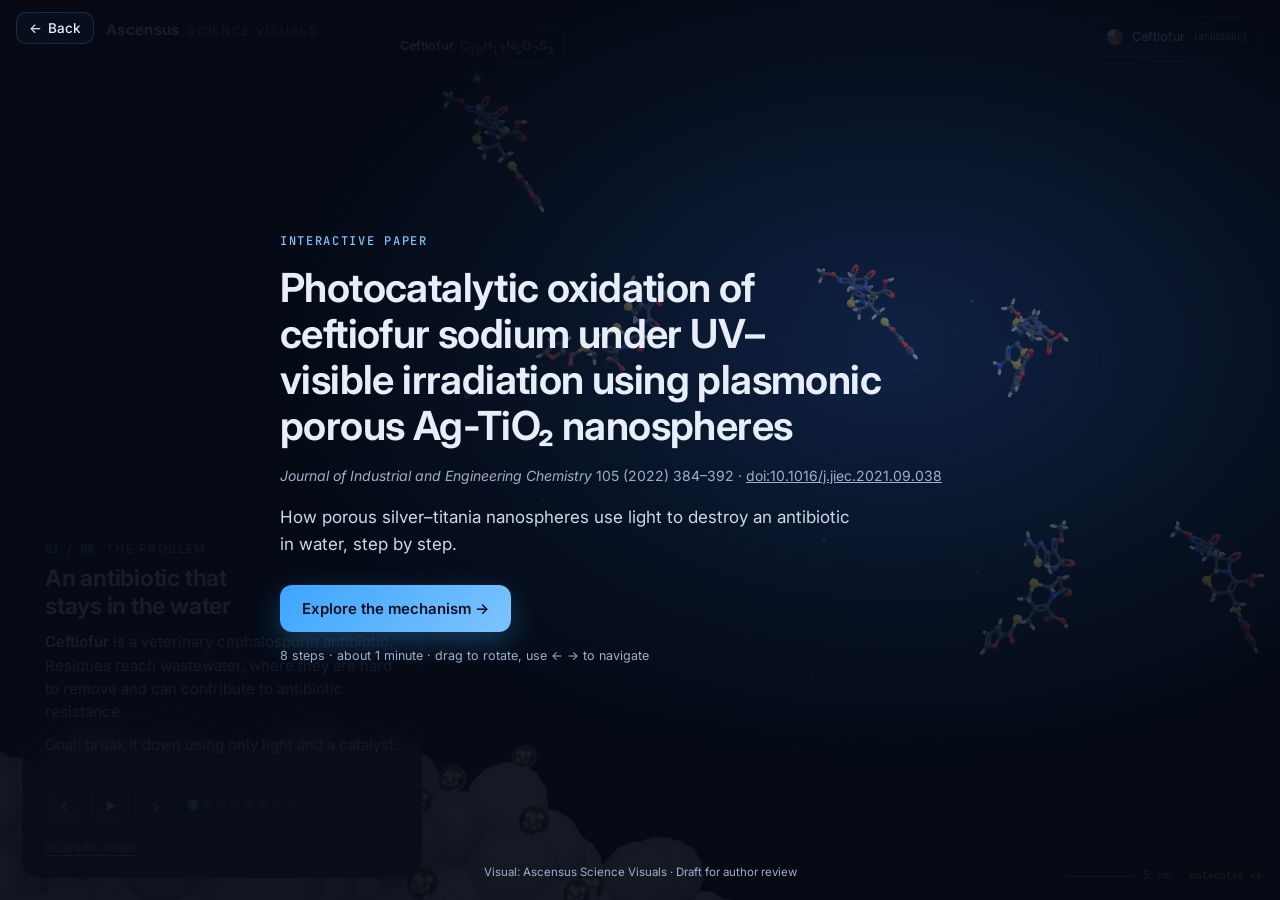
<file: demos/ag-tio2/index.html>
<!doctype html>
<html lang="en">
<head>
<meta charset="utf-8">
<meta name="viewport" content="width=device-width, initial-scale=1, viewport-fit=cover">
<title>Ag–TiO₂ Interactive Paper</title>
<meta name="description" content="Interactive 3D explainer: how porous Ag–TiO₂ nanospheres oxidize the antibiotic ceftiofur under light.">
<meta name="robots" content="noindex">
<link rel="preconnect" href="https://fonts.googleapis.com">
<link rel="preconnect" href="https://fonts.gstatic.com" crossorigin>
<link href="https://fonts.googleapis.com/css2?family=Inter:wght@400;500;600;700&family=JetBrains+Mono:wght@500&display=swap" rel="stylesheet">
<link rel="stylesheet" href="css/demo.css">
</head>
<body>
<div id="fondo" aria-hidden="true"></div>
<div id="lienzo" aria-hidden="true"></div>
<div id="etiquetas" aria-hidden="true"></div>

<a class="volver" id="volver" href="#" data-inicio="../../paginas/pugazhenthiran/" hidden><span aria-hidden="true">←</span> Back</a>

<header class="marca">
  <span class="marca-logo">Ascensus</span><span class="marca-sub">Science Visuals</span>
</header>

<aside class="leyenda" id="leyenda" aria-label="Legend">
  <div class="ley" data-desde="0"><i class="mol"></i>Ceftiofur <small>(antibiotic)</small></div>
  <div class="ley" data-desde="1"><i class="tio2"></i>TiO₂ (anatase)</div>
  <div class="ley" data-desde="1"><i class="ag"></i>Ag nanoparticle</div>
  <div class="ley" data-desde="2"><i class="luz"></i>UV–visible light</div>
  <div class="ley" data-desde="3"><i class="carga e">e⁻</i>Electron</div>
  <div class="ley" data-desde="3"><i class="carga h">h⁺</i>Hole</div>
  <div class="ley" data-desde="5"><i class="carga oh">•OH</i>Hydroxyl radical</div>
  <div class="ley" data-desde="5"><i class="carga o2">O₂</i>Superoxide <small>(see notes)</small></div>
</aside>

<figure class="bandas" id="bandas" aria-label="Energy band diagram">
  <svg viewBox="0 0 260 190" role="img" aria-labelledby="bandas-t">
    <title id="bandas-t">Band diagram: TiO₂ conduction and valence bands with Ag</title>
    <defs>
      <marker id="fl" viewBox="0 0 10 10" refX="8" refY="5" markerWidth="6" markerHeight="6" orient="auto-start-reverse"><path d="M0,0 L10,5 L0,10 z" fill="currentColor"/></marker>
    </defs>
    <text x="10" y="14" class="b-tit">TiO₂ (anatase)</text>
    <rect x="10" y="26" width="130" height="22" rx="3" class="b-cb"/>
    <text x="100" y="41" class="b-lab">Conduction band</text>
    <rect x="10" y="138" width="130" height="22" rx="3" class="b-vb"/>
    <text x="100" y="153" class="b-lab">Valence band</text>
    <line x1="150" y1="48" x2="150" y2="138" class="b-gap"/>
    <text x="155" y="104" class="b-num">E<tspan baseline-shift="sub" font-size="7">g</tspan></text><text x="155" y="116" class="b-num">≈3.2 eV*</text>
    <!-- excitación -->
    <g class="b-paso b3">
      <line x1="55" y1="134" x2="55" y2="54" class="b-flecha luz" marker-end="url(#fl)"/>
      <path d="M30,108 q-8,-8 0,-16 q8,-8 0,-16" class="b-onda"/>
      <circle cx="55" cy="40" r="7" class="b-e"/><text x="55" y="43" class="b-sim">e⁻</text>
      <circle cx="55" cy="149" r="7" class="b-h"/><text x="55" y="152" class="b-sim">h⁺</text>
    </g>
    <g class="b-paso b3x">
      <path d="M68,52 C100,80 100,110 68,136" class="b-flecha rec" marker-end="url(#fl)"/>
      <text x="100" y="98" class="b-mini">recombination</text>
    </g>
    <!-- Ag -->
    <g class="b-paso b4">
      <rect x="200" y="50" width="48" height="56" rx="4" class="b-ag"/>
      <text x="224" y="66" class="b-lab oscuro">Ag</text>
      <line x1="204" y1="80" x2="244" y2="80" class="b-ef"/>
      <text x="224" y="96" class="b-mini oscuro">E<tspan baseline-shift="sub" font-size="6">F</tspan></text>
      <path d="M140,37 C175,37 185,70 201,78" class="b-flecha e" marker-end="url(#fl)"/>
      <line x1="96" y1="86" x2="112" y2="104" class="b-cruz"/><line x1="112" y1="86" x2="96" y2="104" class="b-cruz"/>
    </g>
    <!-- radicales -->
    <g class="b-paso b5">
      <path d="M62,160 C70,178 100,182 120,178" class="b-flecha h" marker-end="url(#fl)"/>
      <text x="124" y="181" class="b-eq">H₂O → •OH</text>
      <path d="M248,94 C256,110 256,124 246,132" class="b-flecha o2 dash" marker-end="url(#fl)"/>
      <text x="246" y="146" class="b-eq peq" text-anchor="end">O₂ → O₂•⁻ ?</text>
    </g>
  </svg>
  <figcaption>*Typical literature value for anatase. Schematic, not to scale.</figcaption>
</figure>

<main class="panel" id="panel">
  <div class="panel-cab">
    <span class="paso-num" id="paso-num">01 / 08</span>
    <span class="paso-kicker" id="paso-kicker">The problem</span>
  </div>
  <h1 id="paso-titulo">Antibiotics that stay in the water</h1>
  <div id="paso-texto" class="paso-texto"></div>

  <div class="resultado" id="resultado" hidden>
    <p class="res-tit">Ceftiofur oxidized after 90 min of white-light irradiation</p>
    <div class="barra"><span class="barra-nom">Porous Ag–TiO₂ nanospheres</span><div class="barra-pista"><div class="barra-relleno uno" style="--v:.92"></div></div><span class="barra-val">92%</span></div>
    <div class="barra"><span class="barra-nom">Ag on commercial TiO₂ (P25)</span><div class="barra-pista"><div class="barra-relleno dos" style="--v:.71"></div></div><span class="barra-val">71%</span></div>
    <p class="res-pie">Oxidation products were found to be non-toxic compared with ceftiofur (LC-MS + Microtox bioassay).</p>
  </div>

  <div class="comparar" id="comparar" hidden>
    <label class="interruptor"><input type="checkbox" id="sin-ag"><span></span>Compare: remove Ag</label>
    <p class="comparar-nota" id="comparar-nota"></p>
  </div>

  <nav class="controles" aria-label="Steps">
    <button id="ant" class="btn" aria-label="Previous step">‹</button>
    <button id="play" class="btn btn-play" aria-label="Pause">❚❚</button>
    <button id="sig" class="btn" aria-label="Next step">›</button>
    <div class="puntos" id="puntos"></div>
    <button id="vista" class="btn btn-txt" hidden>Reset view</button>
  </nav>
  <button class="notas-btn" id="notas-btn" aria-expanded="false" aria-controls="notas">Scientific notes</button>
</main>

<section class="notas" id="notas" hidden>
  <button class="notas-cerrar" id="notas-cerrar" aria-label="Close">×</button>
  <h2>Scientific notes</h2>
  <p><b>Source.</b> Photocatalytic oxidation of ceftiofur sodium under UV–visible irradiation using plasmonic porous Ag-TiO₂ nanospheres. <i>J. Ind. Eng. Chem.</i> 105 (2022) 384–392. doi:10.1016/j.jiec.2021.09.038</p>
  <p><b>From the paper:</b> ~250 nm porous anatase nanospheres of ~10 nm particles (green route); 3–4 nm plasmonic Ag; photoluminescence shows Ag suppresses e⁻/h⁺ recombination; 92% vs 71% ceftiofur oxidation in 90 min; non-toxic products (LC-MS, Microtox).</p>
  <p><b>Schematic choices (for author validation):</b></p>
  <ul>
    <li>Molecules are drawn <b>×6 larger</b> than real size. Ceftiofur structure: PubChem CID 6328657 (3D conformer, neutral form).</li>
    <li>E<sub>g</sub> ≈ 3.2 eV is a typical anatase value, not taken from this paper.</li>
    <li>•OH is shown as the main oxidant; O₂•⁻ formation at Ag is shown as a secondary path. Confirm with the paper's scavenger experiments.</li>
    <li>Electron transfer is shown as TiO₂ → Ag (electron trap). Plasmonic hot-electron injection under visible light is not shown.</li>
    <li>Molecule fragmentation is illustrative; it does not represent the specific LC-MS products.</li>
    <li>Pore structure and Ag distribution are artistic approximations.</li>
  </ul>
  <p class="notas-pie">Draft v0.1 · Ascensus Science Visuals · for scientific review</p>
</section>

<div class="escala" id="escala" aria-hidden="true"><div class="escala-barra" id="escala-barra"></div><span id="escala-txt">50 nm</span></div>

<section class="portada" id="portada" aria-labelledby="portada-t">
  <div class="portada-caja">
    <p class="portada-kicker">Interactive Paper</p>
    <h1 id="portada-t">Photocatalytic oxidation of ceftiofur sodium under UV–visible irradiation using plasmonic porous Ag-TiO₂ nanospheres</h1>
    <p class="portada-ref"><i>Journal of Industrial and Engineering Chemistry</i> 105 (2022) 384–392 · <a href="https://doi.org/10.1016/j.jiec.2021.09.038" target="_blank" rel="noopener">doi:10.1016/j.jiec.2021.09.038</a></p>
    <p class="portada-bajada">How porous silver–titania nanospheres use light to destroy an antibiotic in water, step by step.</p>
    <button class="portada-btn" id="portada-entrar">Explore the mechanism <span aria-hidden="true">→</span></button>
    <p class="portada-pie">8 steps · about 1 minute · drag to rotate, use ← → to navigate</p>
  </div>
  <p class="portada-credito">Visual: Ascensus Science Visuals · Draft for author review</p>
</section>

<div class="cargando" id="cargando"><div class="spinner"></div><p>Building nanospheres…</p></div>
<div class="sin-webgl" id="sin-webgl" hidden>
  <h2>3D not available on this device</h2>
  <p>This explainer needs WebGL 2. Try a recent version of Chrome, Safari, Edge or Firefox.</p>
</div>

<script type="importmap">
{ "imports": {
  "three": "../../biblioteca/vendor/three/three.module.min.js",
  "three/addons/": "../../biblioteca/vendor/three/addons/"
} }
</script>
<script type="module" src="js/app.js"></script>
</body>
</html>
</file>
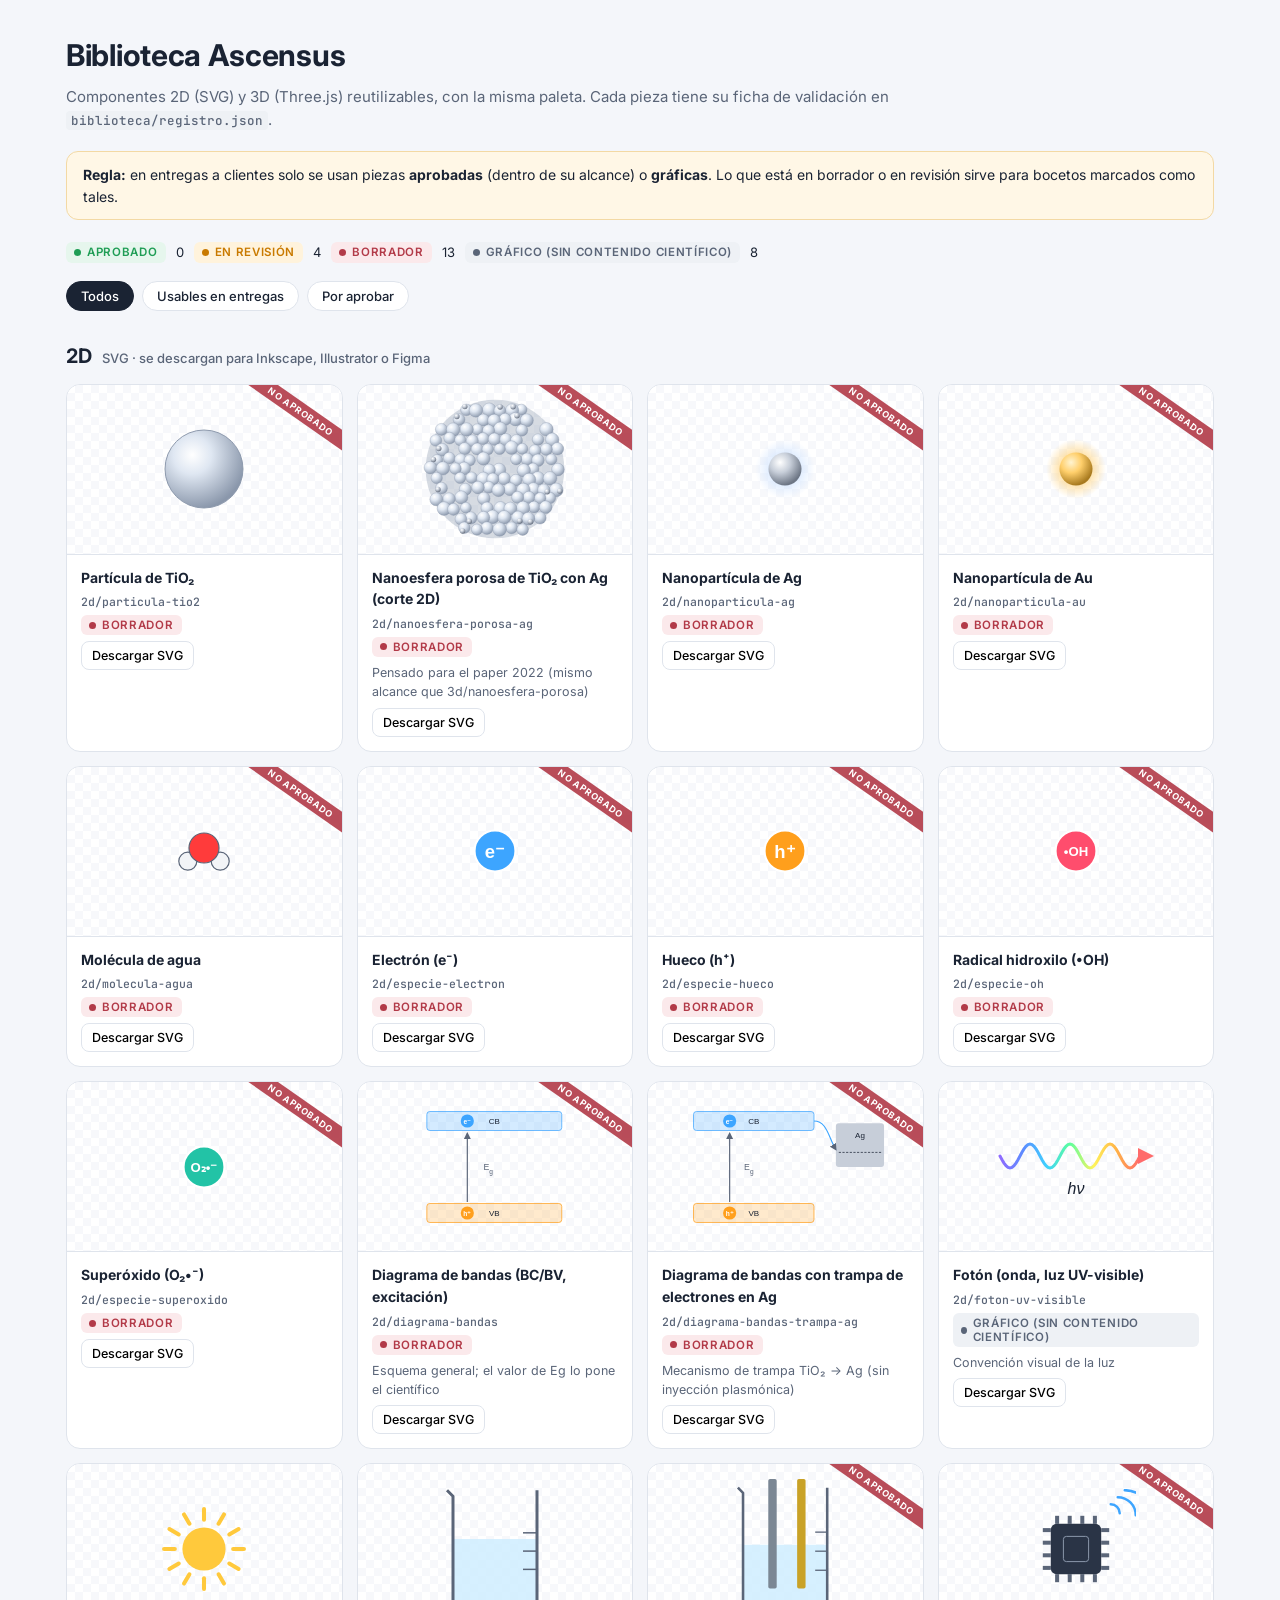
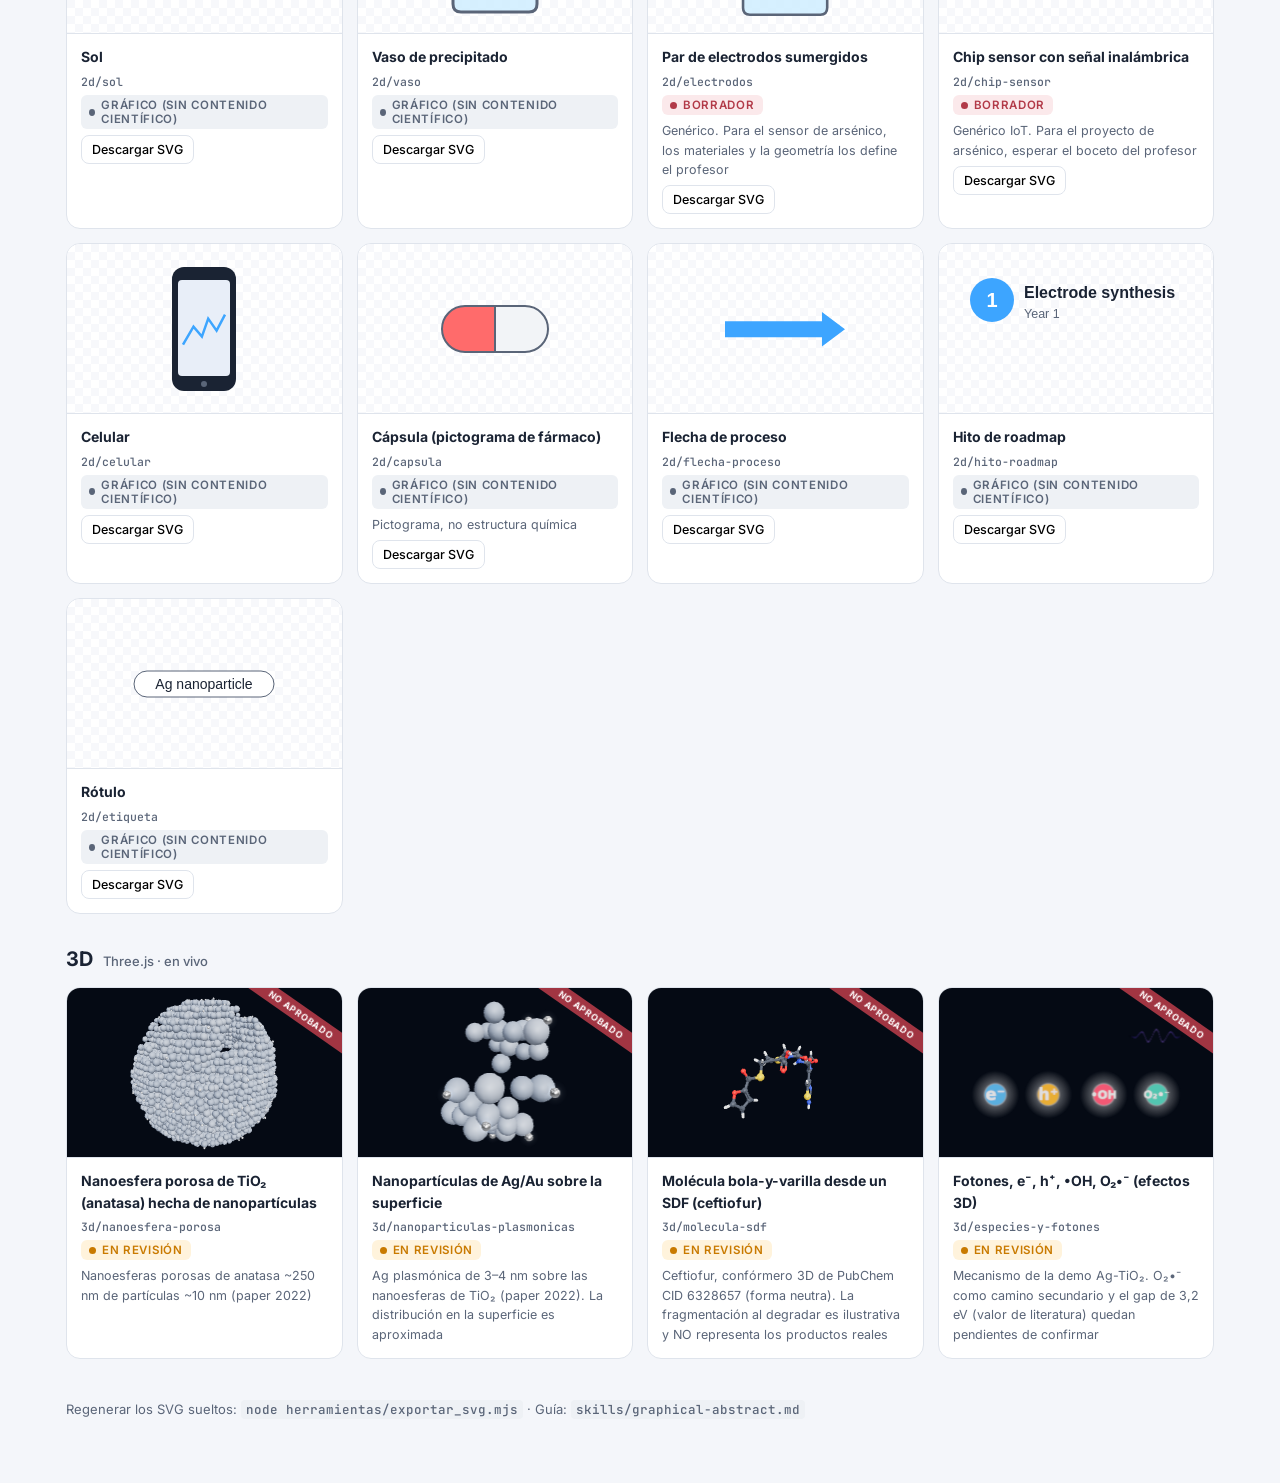
<file: biblioteca/catalogo.html>
<!doctype html>
<html lang="es">
<head>
<meta charset="utf-8">
<meta name="viewport" content="width=device-width, initial-scale=1">
<title>Biblioteca Ascensus</title>
<meta name="robots" content="noindex">
<link rel="preconnect" href="https://fonts.googleapis.com">
<link href="https://fonts.googleapis.com/css2?family=Inter:wght@400;500;600;700&family=JetBrains+Mono:wght@500&display=swap" rel="stylesheet">
<style>
:root { --bg: #f4f6fa; --card: #ffffff; --texto: #1a2333; --texto-2: #5a6578; --linea: #dfe4ec; --acento: #3da5ff;
  --aprobado: #1f9d55; --revision: #c97a00; --borrador: #b23a48; --grafico: #5a6578; color-scheme: light; }
* { box-sizing: border-box; }
[hidden] { display: none !important; }
body { margin: 0; background: var(--bg); color: var(--texto); font: 15px/1.55 Inter, system-ui, sans-serif; }
.envoltura { max-width: 1180px; margin: 0 auto; padding: 32px max(16px, env(safe-area-inset-left, 0px)) 64px; }
h1 { font-size: 30px; margin: 0 0 6px; letter-spacing: -.01em; }
.bajada { color: var(--texto-2); margin: 0 0 20px; max-width: 62em; }
.regla { background: #fff7e6; border: 1px solid #f3d9a4; border-radius: 12px; padding: 12px 16px; margin: 0 0 22px; font-size: 14px; }
.leyenda { display: flex; flex-wrap: wrap; gap: 10px; margin: 0 0 18px; font-size: 13px; }
.filtros { display: flex; flex-wrap: wrap; gap: 8px; margin: 0 0 22px; }
.filtros button { border: 1px solid var(--linea); background: #fff; border-radius: 999px; padding: 6px 14px; font: 500 13px Inter, sans-serif; cursor: pointer; color: var(--texto); }
.filtros button[aria-pressed="true"] { background: var(--texto); color: #fff; border-color: var(--texto); }
.filtros button:focus-visible, .btn:focus-visible { outline: 2px solid var(--acento); outline-offset: 2px; }
h2 { font-size: 20px; margin: 30px 0 12px; display: flex; align-items: baseline; gap: 10px; }
h2 small { font-size: 13px; color: var(--texto-2); font-weight: 500; }
.grilla { display: grid; grid-template-columns: repeat(auto-fill, minmax(220px, 1fr)); gap: 14px; }
.tarjeta { background: var(--card); border: 1px solid var(--linea); border-radius: 14px; overflow: hidden; display: flex; flex-direction: column; min-width: 0; }
.vista { height: 170px; display: grid; place-items: center; padding: 12px; background: repeating-conic-gradient(#f7f8fb 0 25%, #ffffff 0 50%) 0 0 / 16px 16px; border-bottom: 1px solid var(--linea); position: relative; }
.vista svg { max-width: 100%; max-height: 146px; width: auto; height: auto; }
.vista canvas { width: 100%; height: 100%; display: block; }
.vista.oscura { background: #050a14; padding: 0; }
.vista { overflow: hidden; }
.vista.sin-aprobar::after { content: "NO APROBADO"; position: absolute; top: 18px; right: -34px; width: 150px; text-align: center; transform: rotate(35deg); background: rgba(178,58,72,.9); color: #fff; font: 700 9px Inter, sans-serif; letter-spacing: .08em; padding: 3px 0; }
.info { padding: 12px 14px 14px; display: grid; gap: 6px; font-size: 13px; }
.info b { font-size: 14px; }
.id { font: 500 11.5px "JetBrains Mono", monospace; color: var(--texto-2); word-break: break-all; }
.sello { display: inline-flex; align-items: center; gap: 6px; font: 600 11.5px Inter, sans-serif; text-transform: uppercase; letter-spacing: .06em; border-radius: 6px; padding: 3px 8px; width: fit-content; }
.sello::before { content: ""; width: 7px; height: 7px; border-radius: 50%; background: currentColor; }
.s-aprobado { color: var(--aprobado); background: #e6f6ed; } .s-en-revision { color: var(--revision); background: #fff3dc; }
.s-borrador { color: var(--borrador); background: #fbe9eb; } .s-grafico { color: var(--grafico); background: #eef1f5; }
.alcance { color: var(--texto-2); font-size: 12.5px; }
.btn { appearance: none; border: 1px solid var(--linea); background: #fff; border-radius: 8px; padding: 6px 10px; font: 500 12.5px Inter, sans-serif; cursor: pointer; width: fit-content; }
.btn:hover { border-color: var(--acento); }
footer { margin-top: 40px; color: var(--texto-2); font-size: 13px; }
code { font: 500 12.5px "JetBrains Mono", monospace; background: #eef1f5; padding: 1px 5px; border-radius: 4px; }
@media (prefers-reduced-motion: reduce) { * { transition: none !important; } }
</style>
</head>
<body>
<div class="envoltura">
  <h1>Biblioteca Ascensus</h1>
  <p class="bajada">Componentes 2D (SVG) y 3D (Three.js) reutilizables, con la misma paleta. Cada pieza tiene su ficha de validación en <code>biblioteca/registro.json</code>.</p>
  <p class="regla"><b>Regla:</b> en entregas a clientes solo se usan piezas <b>aprobadas</b> (dentro de su alcance) o <b>gráficas</b>. Lo que está en borrador o en revisión sirve para bocetos marcados como tales.</p>
  <div class="leyenda" id="leyenda"></div>
  <div class="filtros" role="group" aria-label="Filtrar por estado" id="filtros"></div>

  <h2>2D <small>SVG · se descargan para Inkscape, Illustrator o Figma</small></h2>
  <div class="grilla" id="grilla-2d"></div>

  <h2>3D <small>Three.js · en vivo</small></h2>
  <div class="grilla" id="grilla-3d"></div>

  <footer>Regenerar los SVG sueltos: <code>node herramientas/exportar_svg.mjs</code> · Guía: <code>skills/graphical-abstract.md</code></footer>
</div>

<script type="importmap">{ "imports": { "three": "./vendor/three/three.module.min.js", "three/addons/": "./vendor/three/addons/" } }</script>
<script type="module">
import { COMPONENTES_2D } from './2d/componentes.js';
const registro = (await (await fetch('./registro.json')).json()).componentes;
const ESTADOS = { aprobado: 'Aprobado', 'en-revision': 'En revisión', borrador: 'Borrador', grafico: 'Gráfico (sin contenido científico)' };
const sello = (e) => `<span class="sello s-${e}">${ESTADOS[e] ?? 'Sin ficha'}</span>`;
const usable = (e) => e === 'aprobado' || e === 'grafico';

// leyenda + filtros
const cuenta = Object.values(registro).reduce((a, f) => ((a[f.estado] = (a[f.estado] || 0) + 1), a), {});
document.querySelector('#leyenda').innerHTML = Object.keys(ESTADOS).map((e) => `${sello(e)} <span>${cuenta[e] || 0}</span>`).join(' ');
let filtro = 'todos';
const filtros = document.querySelector('#filtros');
[['todos', 'Todos'], ['usable', 'Usables en entregas'], ['pendiente', 'Por aprobar']].forEach(([k, t]) => {
  const b = document.createElement('button'); b.textContent = t; b.setAttribute('aria-pressed', String(k === filtro));
  b.onclick = () => { filtro = k; [...filtros.children].forEach((x) => x.setAttribute('aria-pressed', String(x === b))); aplicarFiltro(); };
  filtros.appendChild(b);
});
function aplicarFiltro() {
  document.querySelectorAll('.tarjeta').forEach((t) => {
    const e = t.dataset.estado;
    t.hidden = filtro === 'usable' ? !usable(e) : filtro === 'pendiente' ? usable(e) : false;
  });
}
function tarjeta({ id, vista, oscura = false }) {
  const f = registro[id] ?? { nombre: id, estado: 'sin-ficha' };
  const el = document.createElement('article'); el.className = 'tarjeta'; el.dataset.estado = f.estado;
  el.innerHTML = `<div class="vista ${oscura ? 'oscura' : ''} ${usable(f.estado) ? '' : 'sin-aprobar'}"></div>
<div class="info"><b>${f.nombre}</b><span class="id">${id}</span>${sello(f.estado)}${f.alcance ? `<span class="alcance">${f.alcance}</span>` : ''}${f.aprobacion ? `<span class="alcance">✓ ${f.aprobacion.por} · ${f.aprobacion.fecha}</span>` : ''}</div>`;
  if (typeof vista === 'string') el.querySelector('.vista').innerHTML = vista;
  return el;
}

// 2D
const g2 = document.querySelector('#grilla-2d');
for (const { id, fn } of COMPONENTES_2D) {
  const svg = fn(), t = tarjeta({ id, vista: svg });
  const b = document.createElement('button'); b.className = 'btn'; b.textContent = 'Descargar SVG';
  b.onclick = () => { const a = document.createElement('a'); a.href = URL.createObjectURL(new Blob([svg], { type: 'image/svg+xml' })); a.download = id.split('/')[1] + (usable(registro[id]?.estado) ? '' : '.BORRADOR') + '.svg'; a.click(); };
  t.querySelector('.info').appendChild(b); g2.appendChild(t);
}

// 3D: vistas en vivo pequeñas
const THREE = await import('three');
const { RoomEnvironment } = await import('three/addons/environments/RoomEnvironment.js');
const { crearNanoesferaPorosa } = await import('./js/nanoesfera-porosa.js');
const { crearNanoparticulasPlasmonicas } = await import('./js/nanoparticulas-plasmonicas.js');
const { parsearSDF, crearMolecula } = await import('./js/molecula.js');
const { crearPoolSprites, crearFotones } = await import('./js/particulas-fx.js');
const g3 = document.querySelector('#grilla-3d');
const vistas3d = [];
function vista3d(id, armar) {
  const t = tarjeta({ id, oscura: true }); g3.appendChild(t);
  const cont = t.querySelector('.vista');
  try {
    const renderer = new THREE.WebGLRenderer({ antialias: true, alpha: true });
    renderer.setPixelRatio(Math.min(devicePixelRatio, 2)); renderer.toneMapping = THREE.ACESFilmicToneMapping; renderer.toneMappingExposure = 0.92;
    cont.appendChild(renderer.domElement);
    const escena = new THREE.Scene(), pm = new THREE.PMREMGenerator(renderer);
    escena.environment = pm.fromScene(new RoomEnvironment(), 0.04).texture; escena.environmentIntensity = 0.4;
    escena.add(new THREE.HemisphereLight('#a9c4f0', '#0b1426', 0.35));
    const luz = new THREE.DirectionalLight('#fff6e8', 1.6); luz.position.set(3, 4, 5); escena.add(luz);
    const camara = new THREE.PerspectiveCamera(38, 1, 0.1, 5000);
    const { objeto, dist, girar = true } = armar(escena);
    camara.position.set(0, dist * 0.25, dist); camara.lookAt(0, 0, 0);
    vistas3d.push({ renderer, escena, camara, objeto, cont, girar });
  } catch (e) { cont.textContent = 'WebGL no disponible'; }
}
vista3d('3d/nanoesfera-porosa', (escena) => {
  const esfera = crearNanoesferaPorosa({ diametro: 250, diametroParticula: 10, segmentos: 8, grosorCapa: 40, color: '#a9b7cc' });
  const ag = crearNanoparticulasPlasmonicas({ superficie: esfera.superficie, cantidad: 120 });
  const g = new THREE.Group(); g.add(esfera.grupo, ag.grupo); escena.add(g); return { objeto: g, dist: 420 };
});
vista3d('3d/nanoparticulas-plasmonicas', (escena) => {
  const esfera = crearNanoesferaPorosa({ diametro: 60, diametroParticula: 10, segmentos: 12, grosorCapa: null, color: '#a9b7cc', semilla: 5 });
  const ag = crearNanoparticulasPlasmonicas({ superficie: esfera.superficie, cantidad: 10, brilloBase: 0.35 });
  const g = new THREE.Group(); g.add(esfera.grupo, ag.grupo); escena.add(g); return { objeto: g, dist: 110 };
});
const sdf = parsearSDF(await (await fetch('./datos/ceftiofur.sdf')).text());
vista3d('3d/molecula-sdf', (escena) => {
  const mol = crearMolecula(sdf, { escala: 10 }); escena.add(mol.grupo); return { objeto: mol.grupo, dist: mol.radio * 3.4 };
});
vista3d('3d/especies-y-fotones', (escena) => {
  const g = new THREE.Group();
  [['e⁻', '#3da5ff', -1.6], ['h⁺', '#ff9f1c', -0.55], ['•OH', '#ff4d6d', 0.55], ['O₂•⁻', '#22c3a6', 1.6]].forEach(([s, c, x]) => {
    const p = crearPoolSprites({ simbolo: s, color: c, cantidad: 1, tam: 0.95 }); p.fijar(0, new THREE.Vector3(x, -0.45, 0), 1); g.add(p.grupo);
  });
  const f = crearFotones({ cantidad: 1, tam: 0.12, amplitud: 0.12, puntos: 60 });
  f.fijar(0, new THREE.Vector3(-2.2, 0.7, 0), new THREE.Vector3(2.2, 0.7, 0), 0.95, 1); f.actualizar(); g.add(f.objeto);
  escena.add(g); return { objeto: g, dist: 4.6, girar: false };
});
// dibujar solo lo visible
const visibles = new Set();
const io = new IntersectionObserver((es) => es.forEach((e) => (e.isIntersecting ? visibles.add(e.target) : visibles.delete(e.target))));
vistas3d.forEach((v) => io.observe(v.cont));
const reducido = matchMedia('(prefers-reduced-motion: reduce)').matches;
function cuadro(t) {
  for (const v of vistas3d) {
    if (!visibles.has(v.cont)) continue;
    const w = v.cont.clientWidth, h = v.cont.clientHeight;
    if (v.renderer.domElement.width !== Math.round(w * v.renderer.getPixelRatio())) { v.renderer.setSize(w, h, false); v.camara.aspect = w / h; v.camara.updateProjectionMatrix(); }
    if (v.girar && !reducido) v.objeto.rotation.y = t * 0.0003;
    v.renderer.render(v.escena, v.camara);
  }
  requestAnimationFrame(cuadro);
}
requestAnimationFrame(cuadro);
aplicarFiltro();
</script>
</body>
</html>
</file>
<file: demos/ag-tio2/css/demo.css>
:root {
  --bg: #050a14;
  --bg-2: #0b1730;
  --texto: #e8eef8;
  --texto-2: #9fb0c8;
  --linea: rgba(160, 190, 230, .16);
  --vidrio: rgba(9, 18, 36, .72);
  --e: #3da5ff;
  --h: #ff9f1c;
  --oh: #ff4d6d;
  --o2: #22c3a6;
  --ag: #dfe6f0;
  --tio2: #dfe7f2;
  --acento: #7cc4ff;
  --panel-w: 400px;
  color-scheme: dark;
}
* { box-sizing: border-box; }
[hidden] { display: none !important; }
html, body { margin: 0; height: 100%; overflow: hidden; background: var(--bg); color: var(--texto);
  font: 15px/1.55 Inter, system-ui, -apple-system, "Segoe UI", sans-serif; -webkit-font-smoothing: antialiased; }
#fondo { position: fixed; inset: 0; background:
  radial-gradient(1200px 800px at 70% 35%, #0f2346 0%, transparent 60%),
  radial-gradient(900px 700px at 15% 90%, #0a1a33 0%, transparent 60%), var(--bg); }
#lienzo { position: fixed; inset: 0; touch-action: none; }
#lienzo canvas { display: block; width: 100%; height: 100%; outline: none; }

.marca { position: fixed; top: 18px; left: 22px; z-index: 5; display: flex; gap: 8px; align-items: baseline; pointer-events: none; }
.marca-logo { font-weight: 700; letter-spacing: .02em; font-size: 15px; }
.marca-sub { color: var(--texto-2); font-size: 12px; letter-spacing: .14em; text-transform: uppercase; }

/* Volver a la página de origen (solo si se llegó desde otra página del sitio) */
.volver { position: fixed; z-index: 30; top: 12px; left: 16px; display: inline-flex; align-items: center; gap: 6px;
  padding: 7px 12px; border-radius: 10px; border: 1px solid var(--linea); background: var(--vidrio); color: var(--texto);
  font: 500 13.5px Inter, system-ui, sans-serif; text-decoration: none; backdrop-filter: blur(10px); -webkit-backdrop-filter: blur(10px);
  transition: background .2s, border-color .2s; }
.volver:hover { background: rgba(124,196,255,.14); border-color: rgba(124,196,255,.4); }
.volver:focus-visible { outline: 2px solid var(--acento); outline-offset: 2px; }
body.con-volver .marca { left: 106px; }

/* Panel narrativo */
.panel { position: fixed; z-index: 6; left: 22px; bottom: 22px; width: var(--panel-w); max-height: calc(100vh - 80px); overflow: auto;
  background: var(--vidrio); backdrop-filter: blur(14px) saturate(1.2); -webkit-backdrop-filter: blur(14px) saturate(1.2);
  border: 1px solid var(--linea); border-radius: 18px; padding: 22px 22px 16px; box-shadow: 0 20px 60px rgba(0,0,0,.35); }
.panel-cab { display: flex; gap: 12px; align-items: baseline; margin-bottom: 6px; }
.paso-num { font: 500 12px/1 "JetBrains Mono", ui-monospace, monospace; color: var(--acento); }
.paso-kicker { font-size: 12px; letter-spacing: .12em; text-transform: uppercase; color: var(--texto-2); }
.panel h1 { font-size: 23px; line-height: 1.22; margin: 4px 0 10px; font-weight: 650; letter-spacing: -.01em; text-wrap: balance; }
.paso-texto p { margin: 0 0 10px; color: #cdd8e8; }
.paso-texto .eq { font: 500 13px/1.4 "JetBrains Mono", ui-monospace, monospace; color: var(--texto); background: rgba(124,196,255,.08);
  border: 1px solid rgba(124,196,255,.18); border-radius: 8px; padding: 7px 10px; display: inline-block; }
.paso-texto .dato { color: var(--texto); font-weight: 600; }
.paso-texto .val { font-size: 12px; color: #ffcf7a; }
.paso-texto.entra { animation: entra .5s cubic-bezier(.2,.8,.2,1) both; }
/* solo movimiento, sin opacidad: si la animación no corre (pestaña oculta), el texto igual se lee */
@keyframes entra { from { transform: translateY(6px); } to { transform: none; } }

.controles { display: flex; align-items: center; gap: 8px; margin-top: 14px; padding-top: 14px; border-top: 1px solid var(--linea); }
.btn { appearance: none; border: 1px solid var(--linea); background: rgba(255,255,255,.04); color: var(--texto); border-radius: 10px;
  width: 38px; height: 38px; font-size: 20px; line-height: 1; cursor: pointer; display: grid; place-items: center; transition: background .2s, border-color .2s; }
.btn:hover { background: rgba(124,196,255,.12); border-color: rgba(124,196,255,.4); }
.btn:focus-visible, .notas-btn:focus-visible, .punto:focus-visible { outline: 2px solid var(--acento); outline-offset: 2px; }
.btn-play { font-size: 12px; letter-spacing: -2px; }
.btn-txt { width: auto; padding: 0 12px; font-size: 13px; margin-left: auto; }
.puntos { display: flex; gap: 6px; margin-left: 6px; flex-wrap: wrap; }
.punto { width: 8px; height: 8px; border-radius: 50%; border: 0; padding: 0; background: rgba(160,190,230,.28); cursor: pointer; transition: background .2s, transform .2s; }
.punto[aria-current="step"] { background: var(--acento); transform: scale(1.35); }
.punto::before { content: ""; display: block; width: 24px; height: 24px; margin: -8px; }
.notas-btn { margin-top: 10px; background: none; border: 0; color: var(--texto-2); font: inherit; font-size: 12.5px; text-decoration: underline; text-underline-offset: 3px; cursor: pointer; padding: 4px 0; }
.notas-btn:hover { color: var(--texto); }

/* Resultado */
.resultado { margin: 6px 0 4px; }
.res-tit { font-size: 13px; color: var(--texto-2); margin: 0 0 10px; }
.barra { display: grid; grid-template-columns: 1fr auto; gap: 4px 10px; margin-bottom: 12px; align-items: center; }
.barra-nom { grid-column: 1 / -1; font-size: 13px; color: #cdd8e8; }
.barra-pista { height: 12px; background: rgba(255,255,255,.06); border-radius: 6px; overflow: hidden; }
.barra-relleno { height: 100%; width: calc(var(--v) * 100%); border-radius: 6px; transform-origin: left; transform: scaleX(0); transition: transform 1.4s cubic-bezier(.2,.8,.2,1); }
.resultado.activo .barra-relleno { transform: scaleX(1); }
.resultado.activo .barra-relleno.dos { transition-delay: .25s; }
.barra-relleno.uno { background: linear-gradient(90deg, #3da5ff, #7cc4ff); }
.barra-relleno.dos { background: #6b7c95; }
.barra-val { font: 600 18px/1 Inter, sans-serif; font-variant-numeric: tabular-nums; min-width: 3ch; text-align: right; }
.res-pie { font-size: 12.5px; color: var(--texto-2); margin: 4px 0 0; }

/* Comparar sin Ag */
.comparar { margin: 6px 0 2px; }
.interruptor { display: inline-flex; align-items: center; gap: 10px; cursor: pointer; font-size: 13.5px; user-select: none; }
.interruptor input { position: absolute; opacity: 0; width: 1px; height: 1px; }
.interruptor span { width: 36px; height: 20px; border-radius: 10px; background: rgba(255,255,255,.14); position: relative; transition: background .2s; flex: none; }
.interruptor span::after { content: ""; position: absolute; top: 2px; left: 2px; width: 16px; height: 16px; border-radius: 50%; background: #fff; transition: transform .2s; }
.interruptor input:checked + span { background: var(--h); }
.interruptor input:checked + span::after { transform: translateX(16px); }
.interruptor input:focus-visible + span { outline: 2px solid var(--acento); outline-offset: 2px; }
.comparar-nota { font-size: 12.5px; color: var(--texto-2); margin: 6px 0 0; min-height: 1.2em; }

/* Leyenda */
.leyenda { position: fixed; z-index: 5; top: 16px; right: 18px; background: var(--vidrio); border: 1px solid var(--linea); border-radius: 14px;
  padding: 10px 14px; font-size: 12.5px; display: grid; gap: 5px; backdrop-filter: blur(10px); -webkit-backdrop-filter: blur(10px); }
.ley { display: flex; align-items: center; gap: 9px; color: #cdd8e8; transition: opacity .4s; }
.ley.apagada { display: none; }
.ley small { color: var(--texto-2); }
.ley i { width: 16px; height: 16px; border-radius: 50%; flex: none; font-style: normal; display: grid; place-items: center; font-size: 7.5px; font-weight: 700; color: #fff; }
.ley i.mol { background: conic-gradient(#5b6472 0 40%, #ff3b3b 0 60%, #3d6bff 0 80%, #ffd23f 0); }
.ley i.tio2 { background: radial-gradient(circle at 35% 35%, #fff, var(--tio2) 50%, #8a97ab); }
.ley i.ag { background: radial-gradient(circle at 35% 35%, #fff, #c7ced9 45%, #6d7685); box-shadow: 0 0 8px #cfe3ff; }
.ley i.luz { background: linear-gradient(135deg, #8f6bff, #3fd0ff, #5cff9d, #fff35c, #ff6b6b); }
.ley i.carga.e { background: var(--e); } .ley i.carga.h { background: var(--h); }
.ley i.carga.oh { background: var(--oh); font-size: 6px; } .ley i.carga.o2 { background: var(--o2); font-size: 6.5px; }

/* Diagrama de bandas */
.bandas { position: fixed; z-index: 5; right: 18px; bottom: 60px; width: 290px; margin: 0; background: var(--vidrio); border: 1px solid var(--linea);
  border-radius: 14px; padding: 10px 12px 8px; backdrop-filter: blur(10px); -webkit-backdrop-filter: blur(10px);
  opacity: 0; transform: translateY(8px); transition: opacity .5s, transform .5s; pointer-events: none; }
.bandas.visible { opacity: 1; transform: none; }
.bandas svg { width: 100%; height: auto; display: block; overflow: visible; }
.bandas figcaption { font-size: 10.5px; color: var(--texto-2); margin-top: 4px; }
.b-tit { fill: var(--texto-2); font: 600 10px Inter, sans-serif; letter-spacing: .06em; text-transform: uppercase; }
.b-cb { fill: rgba(61,165,255,.22); stroke: rgba(61,165,255,.6); }
.b-vb { fill: rgba(255,159,28,.2); stroke: rgba(255,159,28,.6); }
.b-lab { fill: var(--texto); font: 500 10px Inter, sans-serif; text-anchor: middle; }
.b-lab.oscuro, .b-mini.oscuro { fill: #1a2333; }
.b-gap { stroke: var(--texto-2); stroke-dasharray: 2 3; }
.b-num { fill: var(--texto-2); font: 500 10px "JetBrains Mono", monospace; }
.b-mini { fill: var(--texto-2); font: 500 9px Inter, sans-serif; text-anchor: middle; }
.b-sim { fill: #fff; font: 700 7.5px Inter, sans-serif; text-anchor: middle; }
.b-e { fill: var(--e); } .b-h { fill: var(--h); }
.b-flecha { fill: none; stroke-width: 1.6; }
.b-flecha.luz { stroke: #b9a5ff; color: #b9a5ff; }
.b-flecha.rec { stroke: #9fb0c8; color: #9fb0c8; stroke-dasharray: 3 3; }
.b-flecha.e { stroke: var(--e); color: var(--e); }
.b-flecha.h { stroke: var(--oh); color: var(--oh); }
.b-flecha.o2 { stroke: var(--o2); color: var(--o2); }
.b-flecha.dash { stroke-dasharray: 3 3; }
.b-onda { fill: none; stroke: #b9a5ff; stroke-width: 1.4; }
.b-ag { fill: #dfe6f0; }
.b-ef { stroke: #1a2333; stroke-dasharray: 3 2; }
.b-cruz { stroke: var(--oh); stroke-width: 2.2; stroke-linecap: round; }
.b-eq { fill: var(--texto); font: 500 9.5px "JetBrains Mono", monospace; }
.b-eq.peq { fill: var(--o2); font-size: 8.5px; }
.b-paso { opacity: 0; transition: opacity .5s; }
.bandas[data-paso="3"] .b3, .bandas[data-paso="3"] .b3x { opacity: 1; }
.bandas[data-paso="4"] .b3, .bandas[data-paso="4"] .b3x, .bandas[data-paso="4"] .b4 { opacity: 1; }
.bandas[data-paso="4"].sin-ag .b4 { opacity: .15; }
.bandas[data-paso="5"] .b3, .bandas[data-paso="5"] .b4, .bandas[data-paso="5"] .b5,
.bandas[data-paso="6"] .b3, .bandas[data-paso="6"] .b4, .bandas[data-paso="6"] .b5 { opacity: 1; }
.bandas[data-paso="5"] .b3x, .bandas[data-paso="6"] .b3x { opacity: .25; }

/* Etiquetas 3D */
#etiquetas { position: fixed; inset: 0; pointer-events: none; z-index: 4; }
.etq { position: absolute; left: 0; top: 0; white-space: nowrap; font-size: 12.5px; color: var(--texto); opacity: 0; transition: opacity .5s; }
.etq.visible { opacity: 1; }
.etq .etq-caja { position: absolute; left: 0; bottom: 0; transform: translate(-50%, -14px); background: rgba(5,10,20,.78); border: 1px solid var(--linea);
  border-radius: 8px; padding: 4px 9px; }
.etq .etq-caja b { font-weight: 600; } .etq .etq-caja span { color: var(--texto-2); margin-left: 6px; font-variant-numeric: tabular-nums; }
.etq::after { content: ""; position: absolute; left: -3px; top: -3px; width: 6px; height: 6px; border-radius: 50%; background: var(--acento); box-shadow: 0 0 0 3px rgba(124,196,255,.25); }
.etq.izq .etq-caja { transform: translate(calc(-100% + 12px), -14px); }
.etq.der .etq-caja { transform: translate(-12px, -14px); }
.etq::before { content: ""; position: absolute; left: 0; bottom: 0; width: 1px; height: 14px; background: var(--linea); }

/* Barra de escala */
.escala { position: fixed; z-index: 5; right: 18px; bottom: 18px; display: flex; align-items: center; gap: 8px; font: 500 11.5px "JetBrains Mono", monospace; color: var(--texto-2); }
.escala-barra { height: 4px; border: 1px solid var(--texto-2); border-top: 0; width: 60px; }
.escala small { color: #ffcf7a; }

/* Notas */
.notas { position: fixed; z-index: 20; inset: auto 22px 22px auto; width: min(460px, calc(100vw - 32px)); max-height: calc(100vh - 44px); overflow: auto;
  background: #0b1528; border: 1px solid var(--linea); border-radius: 16px; padding: 20px 22px; font-size: 13.5px; box-shadow: 0 20px 60px rgba(0,0,0,.5); }
.notas h2 { font-size: 17px; margin: 0 0 10px; }
.notas p, .notas li { color: #cdd8e8; }
.notas ul { padding-left: 18px; margin: 0 0 10px; } .notas li { margin-bottom: 5px; }
.notas-pie { font-size: 11.5px; color: var(--texto-2); }
.notas-cerrar { position: absolute; top: 10px; right: 12px; background: none; border: 0; color: var(--texto-2); font-size: 24px; cursor: pointer; width: 36px; height: 36px; }

.cargando, .sin-webgl { position: fixed; inset: 0; z-index: 30; display: grid; place-content: center; text-align: center; background: var(--bg); transition: opacity .6s; color: var(--texto-2); }
.cargando.fuera { opacity: 0; pointer-events: none; }
.spinner { width: 34px; height: 34px; margin: 0 auto 12px; border-radius: 50%; border: 2px solid rgba(124,196,255,.2); border-top-color: var(--acento); animation: gira 1s linear infinite; }
@keyframes gira { to { transform: rotate(360deg); } }
.sin-webgl h2 { color: var(--texto); }

/* Portada */
.portada { position: fixed; inset: 0; z-index: 25; display: grid; place-items: center; padding: 24px;
  background: radial-gradient(900px 600px at 70% 40%, rgba(15,35,70,.55), rgba(5,10,20,.92) 70%); transition: opacity .6s; }
.portada.fuera { opacity: 0; pointer-events: none; }
.portada-caja { max-width: 720px; }
.portada-kicker { font: 500 12px/1 "JetBrains Mono", monospace; color: var(--acento); letter-spacing: .14em; text-transform: uppercase; margin: 0 0 18px; }
.portada h1 { font-size: clamp(24px, 3.4vw, 40px); line-height: 1.15; letter-spacing: -.015em; margin: 0 0 16px; font-weight: 650; text-wrap: balance; }
.portada-ref { color: var(--texto-2); font-size: 14px; margin: 0 0 18px; }
.portada-ref a { color: var(--texto-2); }
.portada-bajada { font-size: 17px; color: #cdd8e8; margin: 0 0 28px; max-width: 34em; }
.portada-btn { appearance: none; border: 0; border-radius: 12px; padding: 14px 22px; font: 600 15px Inter, sans-serif; cursor: pointer;
  background: linear-gradient(135deg, #3da5ff, #7cc4ff); color: #04101f; box-shadow: 0 10px 30px rgba(61,165,255,.3); transition: transform .2s, box-shadow .2s; }
.portada-btn:hover { transform: translateY(-1px); box-shadow: 0 14px 36px rgba(61,165,255,.4); }
.portada-btn:focus-visible { outline: 2px solid #fff; outline-offset: 3px; }
.portada-btn span { display: inline-block; transition: transform .2s; } .portada-btn:hover span { transform: translateX(3px); }
.portada-pie { font-size: 12.5px; color: var(--texto-2); margin: 14px 0 0; }
.portada-credito { position: absolute; bottom: 18px; left: 0; right: 0; text-align: center; font-size: 11.5px; color: var(--texto-2); margin: 0; }

/* Exportación: solo el lienzo */
body.exportando > *:not(#lienzo):not(#fondo) { display: none !important; }

/* Celular: panel abajo, escena arriba */
@media (max-width: 760px) {
  body { font-size: 14px; }
  .marca { top: 12px; left: 14px; }
  .volver { top: 8px; left: 10px; padding: 6px 10px; }
  body.con-volver .marca { left: 92px; }
  .panel { left: 10px; right: 10px; bottom: 10px; width: auto; max-height: 46vh; padding: 14px 16px 10px; border-radius: 16px; padding-bottom: calc(10px + env(safe-area-inset-bottom)); }
  .panel h1 { font-size: 18.5px; margin-bottom: 6px; }
  .paso-texto p { margin-bottom: 7px; font-size: 13.5px; }
  .controles { margin-top: 8px; padding-top: 10px; }
  .leyenda { top: 40px; right: 10px; left: auto; padding: 7px 10px; font-size: 11px; gap: 3px; }
  .ley small { display: none; }
  .bandas { top: 40px; left: 10px; right: auto; bottom: auto; width: 200px; padding: 6px 8px 4px; }
  .bandas figcaption { display: none; }
  body.con-bandas .leyenda { display: none; }
  .marca-sub { display: none; }
  .escala { left: auto; bottom: auto; top: 14px; right: 14px; }
  body.con-bandas .escala { top: auto; bottom: calc(46vh + 22px); }
  .notas { inset: 10px; width: auto; }
}
@media (prefers-reduced-motion: reduce) {
  *, *::before, *::after { animation-duration: .01ms !important; transition-duration: .01ms !important; }
}
</file>
